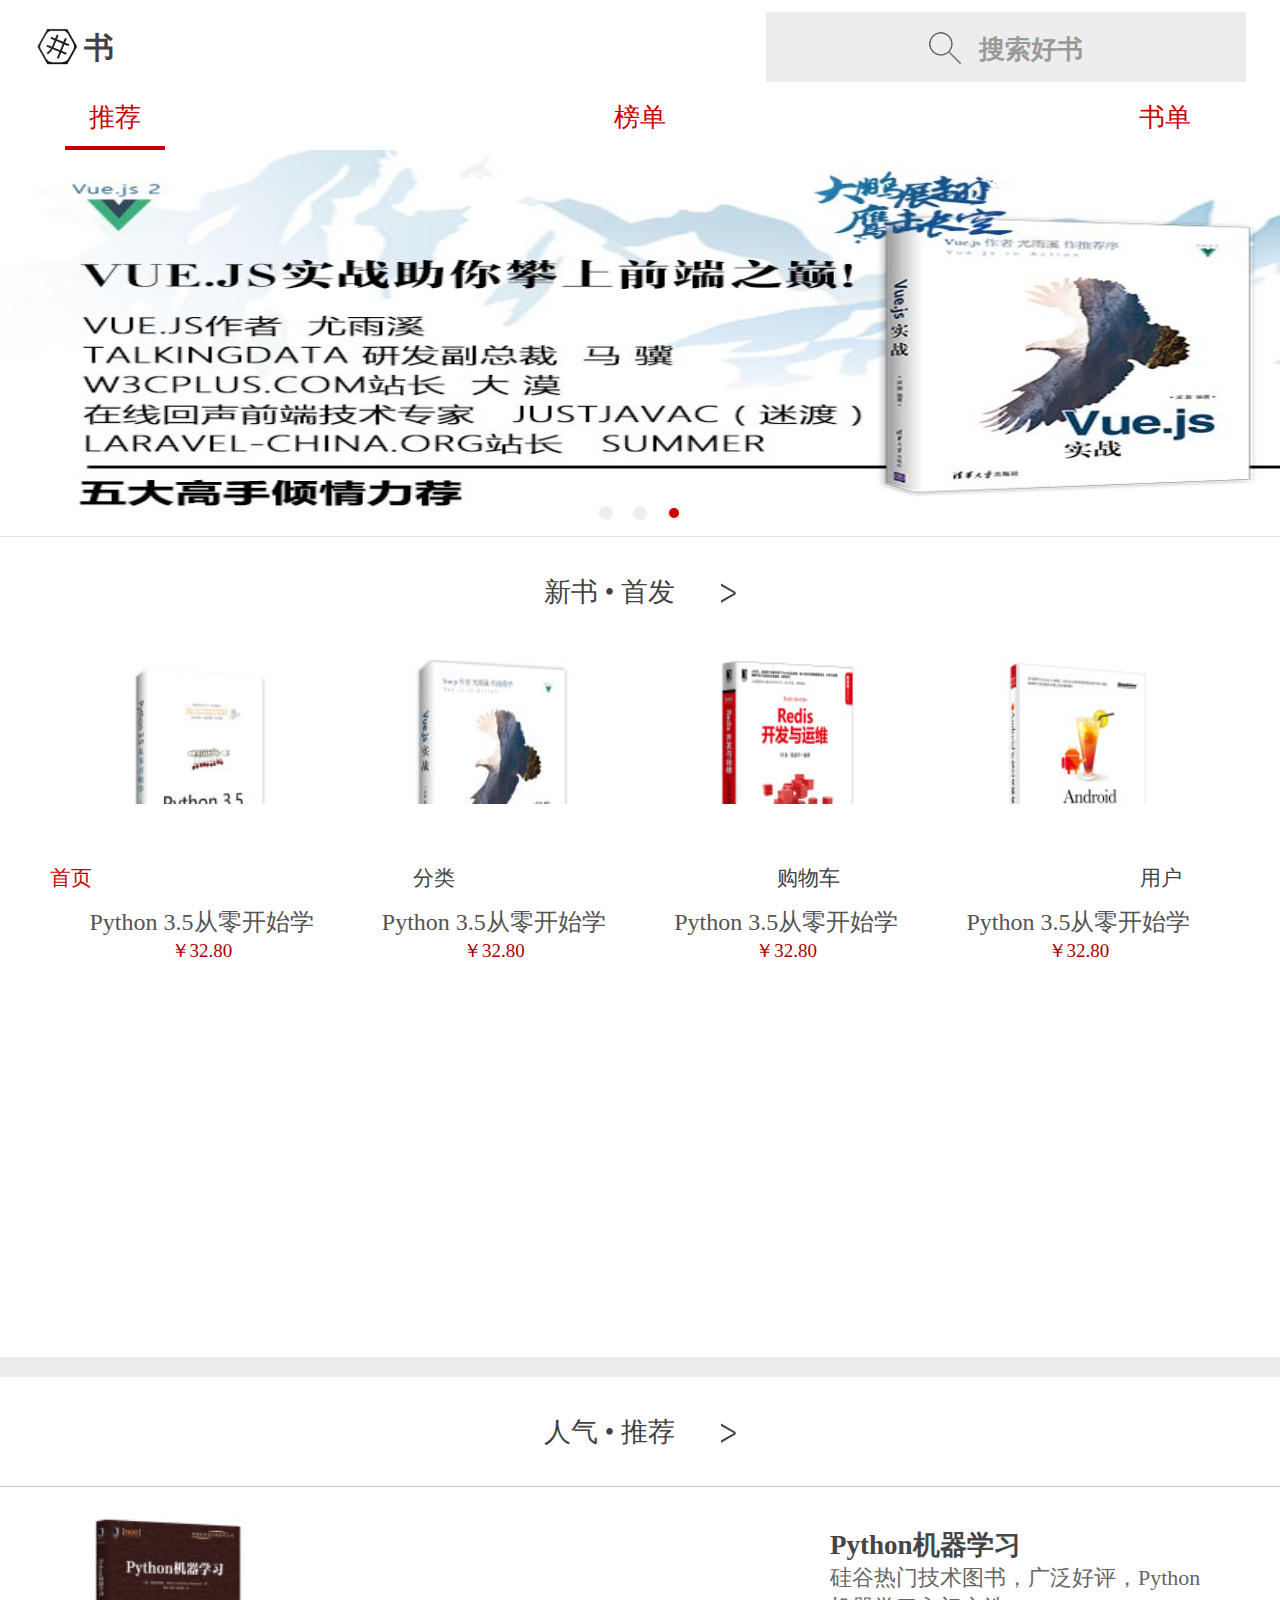
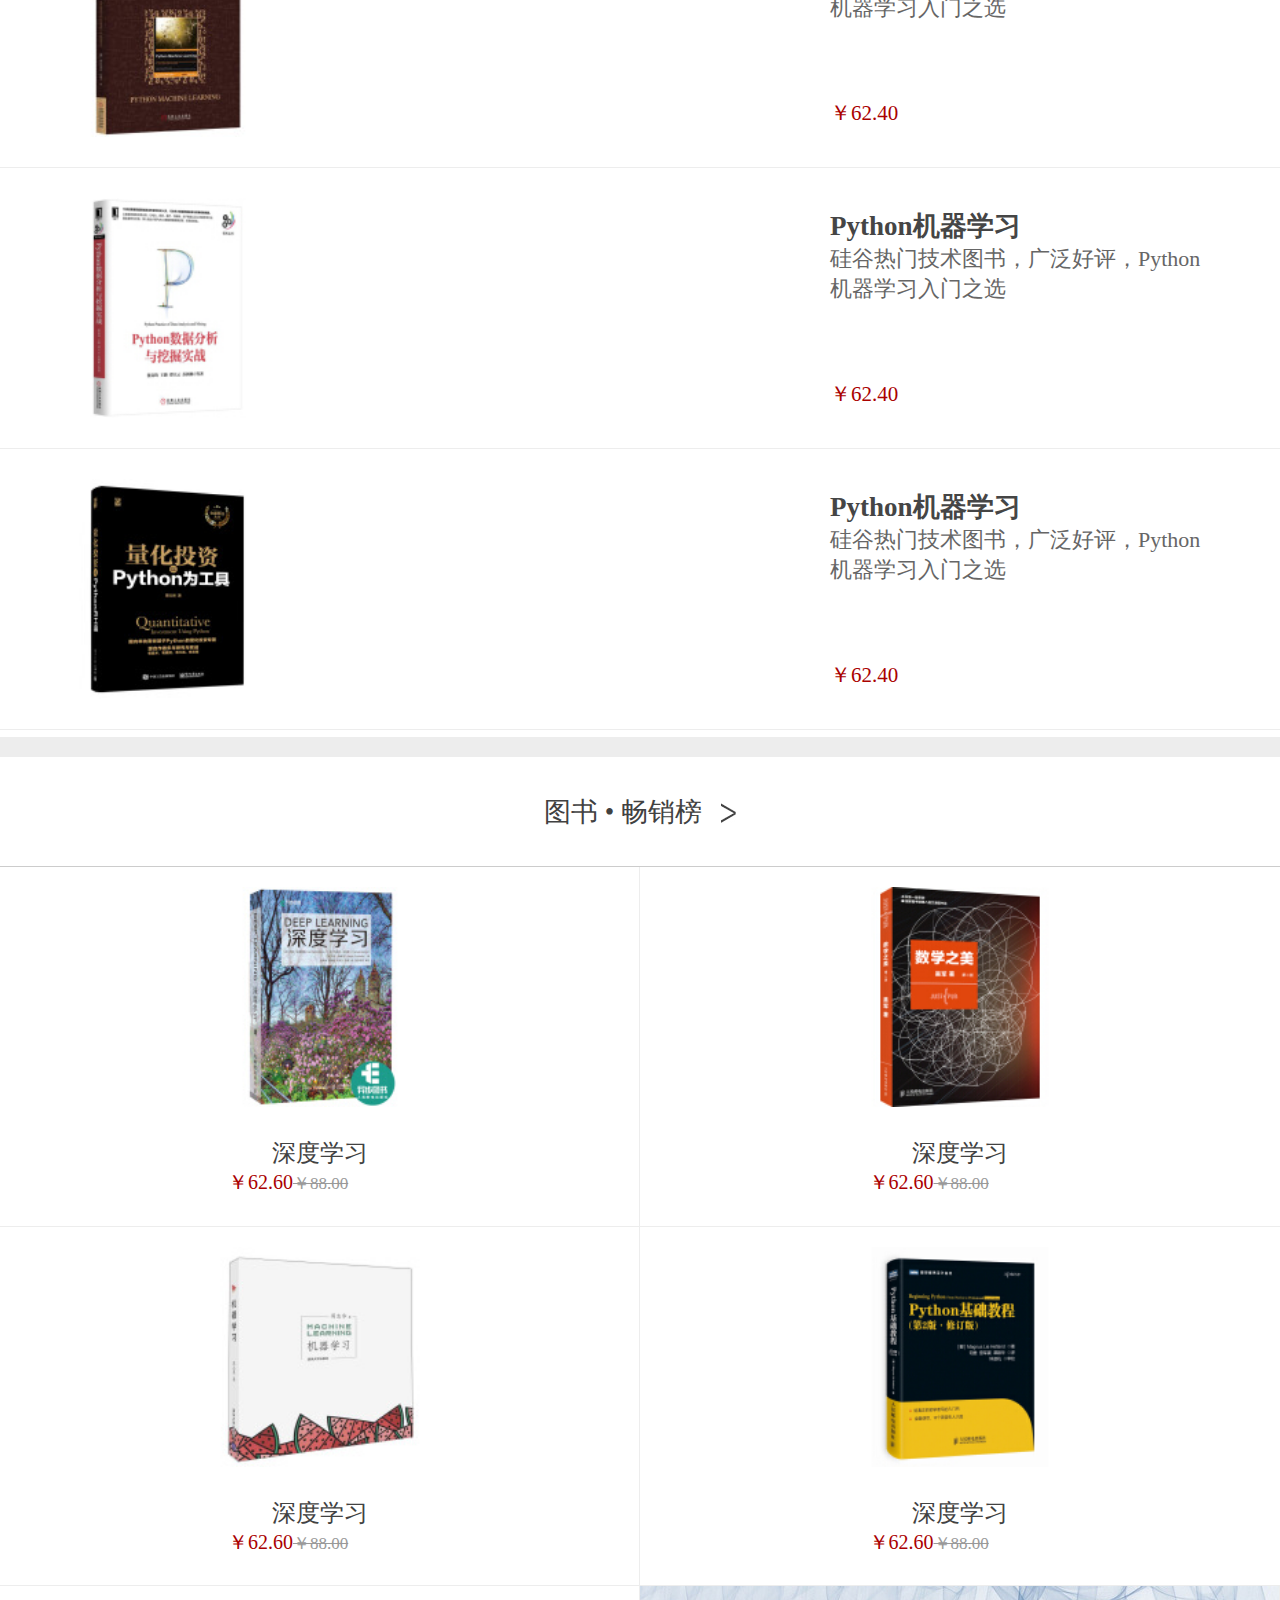
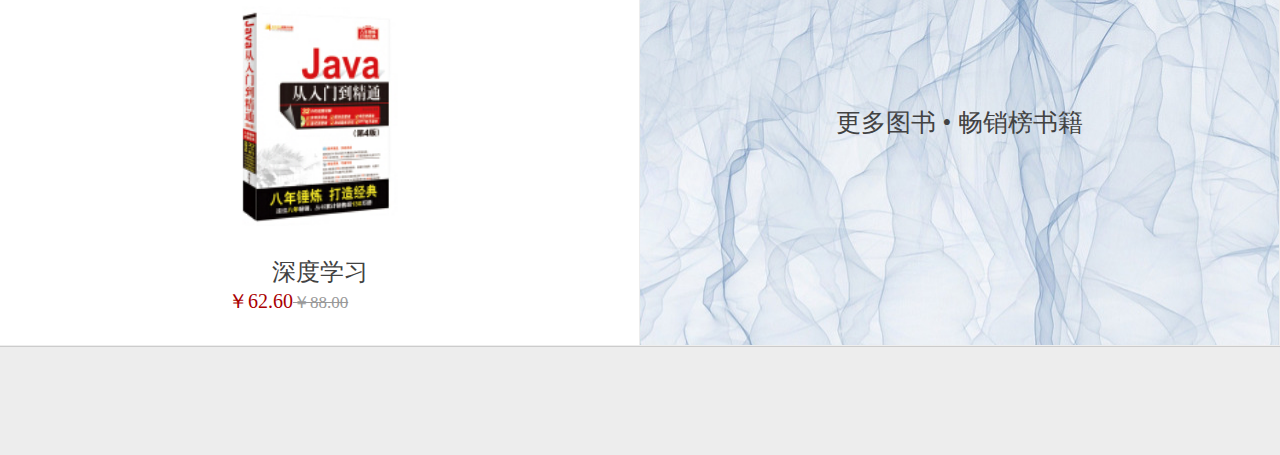
<file: index.html>
<!DOCTYPE html>
<html lang="en">
<head>
	<meta charset="UTF-8">
	<meta name="viewport" content="width=device-width,user-scalable=no,initial-scale=1.0,maximum-scale=1.0,minimum-scale=1.0">
	<title>井</title>
	<link rel="stylesheet" href="css/index.css">
    <script src="js/rem.js"></script>
    <script src="js/jquery-3.3.1.js"></script>
    <script src="js/index.js"></script>
    <script src="js/animate.js"></script>
    <link rel="shortcut icon" href="img/logo.ico">
</head>
<body>
    <!-- 头部开始 -->
    <div class="header">
        <div class="header_logo">
            <img src="img/logo1.png" alt="">
            <h2>书</h2>
        </div>
        <div class="header_search">
            <img src="img/search_16.png" alt="" class="header_search_icon">
            <h2>搜索好书</h2>
        </div>
    </div>
    <!-- 头部结束 -->

    <!-- 导航开始 -->
    <div class="daohang">
        <div>推荐</div>
        <div>榜单</div>
        <div>书单</div>
    </div>
    <!-- 导航结束 -->

    <!-- banner开始 -->
    <div class="banner">
        <!-- 图片 -->
        <ul class="banner_img">
            <li class="bannerActive">
                <a href="">
                    <img src="img/banner2.jpg" alt="">
                </a>
            </li>
            <li>
                <a href="">
                    <img src="img/banner3.jpg" alt="">
                </a>
            </li>
            <li>
                <a href="">
                    <img src="img/banner1.jpg" alt="">
                </a>
            </li>
        </ul>
        <!-- 轮播点 -->
        <ul class="lunbodian">
            <li class="bannerActive"></li>
            <li></li>
            <li></li>
        </ul>
    </div>
    <!-- banner结束 -->

    <!-- 新书首发开始 -->
    <div class="xinshu">
        <div class="xinshu_top">
            <a href="">
                <div>
                    <h2>新书 • 首发</h2>
                    <img src="img/jianrou.png" alt="">
                </div>
            </a>
        </div>
        <ul class="xinshu_bottom">
            <li>
                <a href="">
                    <img src="img/xinshu1.jpg" alt="">
                    <div>
                        <h2>Python 3.5从零开始学</h2>
                        <p>￥32.80</p>
                    </div>                   
                </a>
            </li>
            <li>
                <a href="">
                    <img src="img/xinshu2.jpg" alt="">
                    <div>
                        <h2>Python 3.5从零开始学</h2>
                        <p>￥32.80</p>
                    </div>                   
                </a>
            </li>
            <li>
                <a href="">
                    <img src="img/xinshu3.jpg" alt="">
                    <div>
                        <h2>Python 3.5从零开始学</h2>
                        <p>￥32.80</p>
                    </div>                   
                </a>
            </li>
            <li>
                <a href="">
                    <img src="img/xinshu4.jpg" alt="">
                    <div>
                        <h2>Python 3.5从零开始学</h2>
                        <p>￥32.80</p>
                    </div>                   
                </a>
            </li>
        </ul>
    </div>
    <!-- 新书首发结束 -->

    <!-- 人气推荐开始 -->
    <div class="renqi">
        <div class="xinshu_top renqi_top">
            <a href="">
                <div>
                    <h2>人气 • 推荐</h2>
                    <img src="img/jianrou.png" alt="">
                </div>
            </a>
        </div>
        <ul class="renqi_bottom">
            <li>
                <a href="">
                    <div class="renqi_list_left">
                        <img src="img/renqituijian1.jpg" alt="">
                    </div>
                    <div class="renqi_list_right">
                        <h2>Python机器学习</h2>
                        <p>硅谷热门技术图书，广泛好评，Python机器学习入门之选</p>
                        <span class="renqi_price">￥62.40</span>
                    </div>
                </a>
            </li>
            <li>
                <a href="">
                    <div class="renqi_list_left">
                        <img src="img/renqituijian2.jpg" alt="">
                    </div>
                    <div class="renqi_list_right">
                        <h2>Python机器学习</h2>
                        <p>硅谷热门技术图书，广泛好评，Python机器学习入门之选</p>
                        <span class="renqi_price">￥62.40</span>
                    </div>
                </a>
            </li>
            <li>
                <a href="">
                    <div class="renqi_list_left">
                        <img src="img/renqituijian3.jpg" alt="">
                    </div>
                    <div class="renqi_list_right">
                        <h2>Python机器学习</h2>
                        <p>硅谷热门技术图书，广泛好评，Python机器学习入门之选</p>
                        <span class="renqi_price">￥62.40</span>
                    </div>
                </a>
            </li>
        </ul>
    </div>
    <!-- 人气推荐结束 -->

    <!-- 图书畅销开始 -->
    <div class="tushuchangxiao">
        <div class="xinshu_top renqi_top">
            <a href="">
                <div>
                    <h2>图书 • 畅销榜</h2>
                    <img src="img/jianrou.png" alt="">
                </div>
            </a>
        </div>
        <ul class="changxiao_bottom">
            <li>
                <a href="">
                    <img src="img/changxiaobang1.jpg" alt="">
                    <h2>深度学习</h2>
                    <span>
                        <p class="chaoxiao_price_now">￥62.60</p>
                        <p class="chaoxiao_price">￥88.00</p>
                    </span>
                </a>
            </li>
            <li>
                <a href="">
                    <img src="img/changxiaobang2.jpg" alt="">
                    <h2>深度学习</h2>
                    <span>
                        <p class="chaoxiao_price_now">￥62.60</p>
                        <p class="chaoxiao_price">￥88.00</p>
                    </span>
                </a>
            </li>
            <li>
                <a href="">
                    <img src="img/changxiaobang3.jpg" alt="">
                    <h2>深度学习</h2>
                    <span>
                        <p class="chaoxiao_price_now">￥62.60</p>
                        <p class="chaoxiao_price">￥88.00</p>
                    </span>
                </a>
            </li>
            <li>
                <a href="">
                    <img src="img/changxiaobang4.jpg" alt="">
                    <h2>深度学习</h2>
                    <span>
                        <p class="chaoxiao_price_now">￥62.60</p>
                        <p class="chaoxiao_price">￥88.00</p>
                    </span>
                </a>
            </li>
            <li>
                <a href="">
                    <img src="img/changxiaobang5.jpg" alt="">
                    <h2>深度学习</h2>
                    <span>
                        <p class="chaoxiao_price_now">￥62.60</p>
                        <p class="chaoxiao_price">￥88.00</p>
                    </span>
                </a>
            </li>
            <li>
                <div class="beijing">
                    <div class="changxiao_title">更多图书 • 畅销榜书籍</div>
                    <i class="changxiao_icon">&#xe689;</i>
                </div>
            </li>
        </ul>
    </div>
    <!-- 图书畅销结束 -->

    <!-- tab栏开始 -->
    <ul class="tab">
        <li>
            <a href="index.html">
                <i class="tab_icon icon1">&#xe617;</i>
                <h3 id="shouye">首页</h3>
            </a>
        </li>
        <li>
            <a href="classify.html">
                <i class="tab_icon">&#xe651;</i>
                <h3>分类</h3>
            </a>
        </li>
        <li>
            <a href="">
                <i class="tab_icon">&#xe785;</i>
                <h3>购物车</h3>
            </a>
        </li>
        <li>
            <a href="mine.html">
                <i class="tab_icon">&#xe63f;</i>
                <h3>用户</h3>
            </a>
        </li>
    </ul>
    <!-- tab栏结束 -->
</body>
</html>
</file>
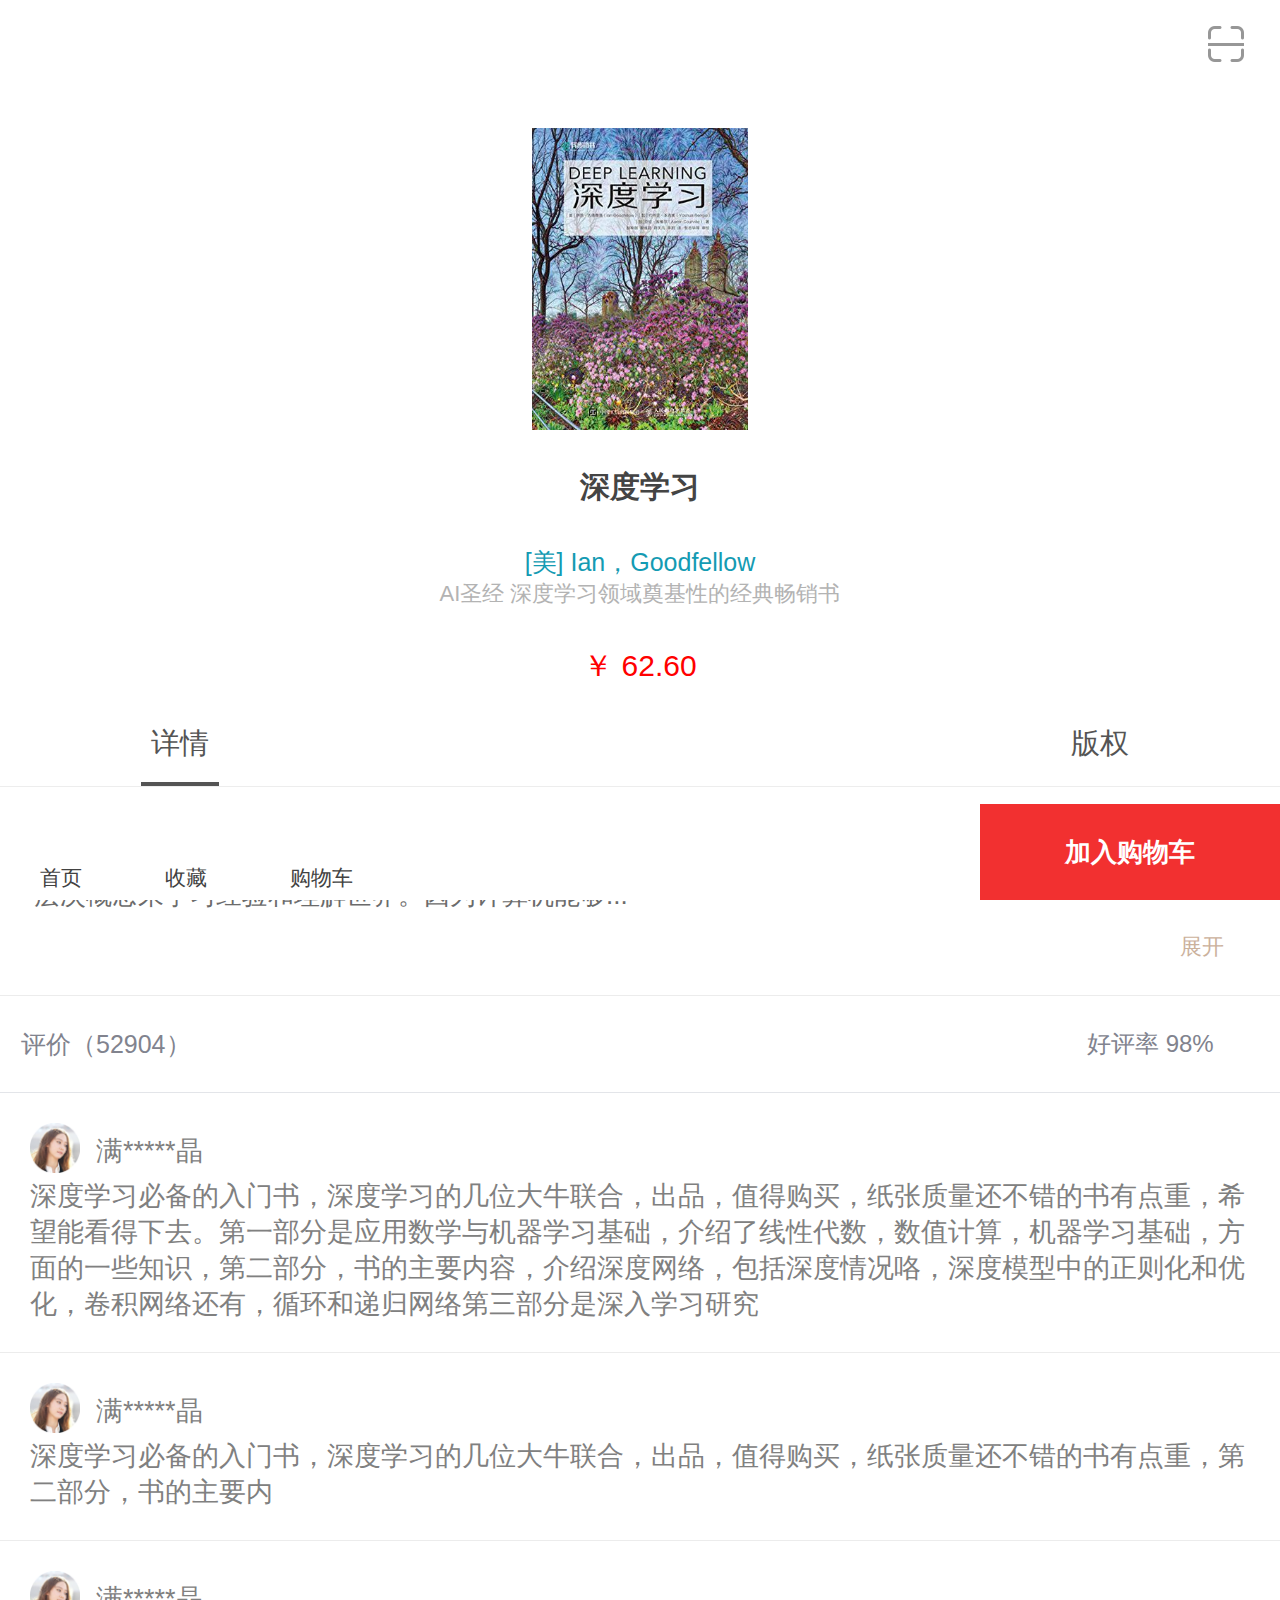
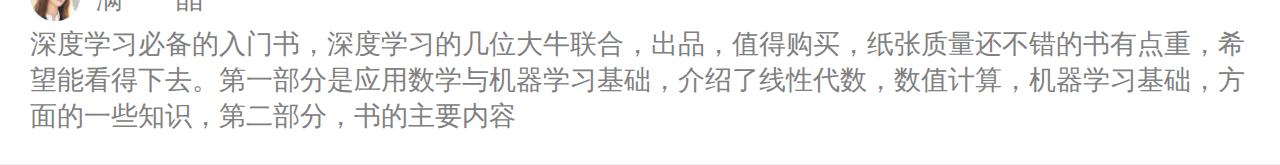
<file: book.html>
<!DOCTYPE html>
<html lang="en">
<head>
    <meta charset="UTF-8">
    <meta name="viewport" content="width=device-width,user-scalable=no,initial-scale=1.0,maximum-scale=1.0,minimum-scale=1.0">
    <title>井</title>
    <link rel="stylesheet" href="css/book.css">
    <script src="js/rem.js"></script>
    <link rel="shortcut icon" href="img/logo.ico">
</head>
<body>

	<!-- 头部开始 -->
    <header>
        <a href="list.html" class="return">
        	<i class="hearer_icon">&#xe60f;</i>
        </a>
        <a href="" class="saoyisao">
            <img src="img/saoyisao_14.png" alt="">
        </a>
    </header>
    <!-- 头部结束 -->

    <!-- 图书简介开始 -->
    <section class="jianjie">
    	<div class="jiejie_img">
    	    <img src="img/book.jpg" alt="">   		
    	</div>
    	<h2>深度学习</h2>
    	<span>[美] Ian，Goodfellow  <br>
        AI圣经 深度学习领域奠基性的经典畅销书</span>
    	<p>￥ 62.60</p>
    	<ul class="jianjie_title">
    		<li>
    			<a href="">
    				<h3>详情</h3>
    			</a>
    		</li>
    		<li>
    			<a href="">
    				<h3>版权</h3>
    			</a>
    		</li>
    	</ul>
    </section>
    <!-- 图书简介结束 -->

    <!-- 详情开始 -->
    <section class="xiangqing">
    	<p>深度学习是机器学习的一个分支，它能够使计算机通过层次概念来学习经验和理解世界。因为计算机能够...</p>
    	<div class="zhankai">
    		<a href="">
        		<h2>展开</h2>
        		<i class="leibiao_top_icon">&#xe600;</i>
        	</a>
    	</div>
    </section>
    <!-- 详情结束 -->

    <!-- 评论开始 -->
    <section class="pinglun">
    	<div class="pinglun_top">
    		<h2>评价（52904）</h2>
    		<div class="haoping">
    			<p>好评率 98%</p>
    			<i class="haoping_icon">&#xe655;</i>
    		</div>
    	</div>
    	<ul class="pinglun_bottom">
    		<li>
    			<div class="pinglun_bottom_user">
    				<div class="user_title">
    					<div class="user_img">
    					    <img src="img/krystal1_03.png" alt="">
    				    </div>
    				    <p>满*****晶</p>
    				</div>
    				<i class="pinlun_bottom_user_img">&#xe604;</i>
    			</div>
    			<p>深度学习必备的入门书，深度学习的几位大牛联合，出品，值得购买，纸张质量还不错的书有点重，希望能看得下去。第一部分是应用数学与机器学习基础，介绍了线性代数，数值计算，机器学习基础，方面的一些知识，第二部分，书的主要内容，介绍深度网络，包括深度情况咯，深度模型中的正则化和优化，卷积网络还有，循环和递归网络第三部分是深入学习研究
    			</p>
    		</li>
    		<li>
    			<div class="pinglun_bottom_user">
    				<div class="user_title">
    					<div class="user_img">
    					    <img src="img/krystal1_03.png" alt="">
    				    </div>
    				    <p>满*****晶</p>
    				</div>
    				<i class="pinlun_bottom_user_img">&#xe604;</i>
    			</div>
    			<p>深度学习必备的入门书，深度学习的几位大牛联合，出品，值得购买，纸张质量还不错的书有点重，第二部分，书的主要内
    			</p>
    		</li>
    		<li>
    			<div class="pinglun_bottom_user">
    				<div class="user_title">
    					<div class="user_img">
    					    <img src="img/krystal1_03.png" alt="">
    				    </div>
    				    <p>满*****晶</p>
    				</div>
    				<i class="pinlun_bottom_user_img">&#xe604;</i>
    			</div>
    			<p>深度学习必备的入门书，深度学习的几位大牛联合，出品，值得购买，纸张质量还不错的书有点重，希望能看得下去。第一部分是应用数学与机器学习基础，介绍了线性代数，数值计算，机器学习基础，方面的一些知识，第二部分，书的主要内容
    			</p>
    		</li>
    	</ul>
    </section>
    <!-- 评论结束 -->

    <!-- tab栏开始 -->
    <div class="tab">
        <ul class="tab_left">
        	<li>
                <a href="index.html">
                    <i class="tab_icon">&#xe617;</i>
                    <h3>首页</h3>
                </a>
            </li>
            <li>
                <a href="">
                    <i class="tab_icon">&#xe682;</i>
                    <h3>收藏</h3>
                </a>
            </li>
            <li>
                <a href="">
                    <i class="tab_icon">&#xe785;</i>
                    <h3>购物车</h3>
                </a>
            </li>
        </ul>
        <h2>加入购物车</h2>
    </div>
    <!-- tab栏结束 -->

</body>
</html>
</file>
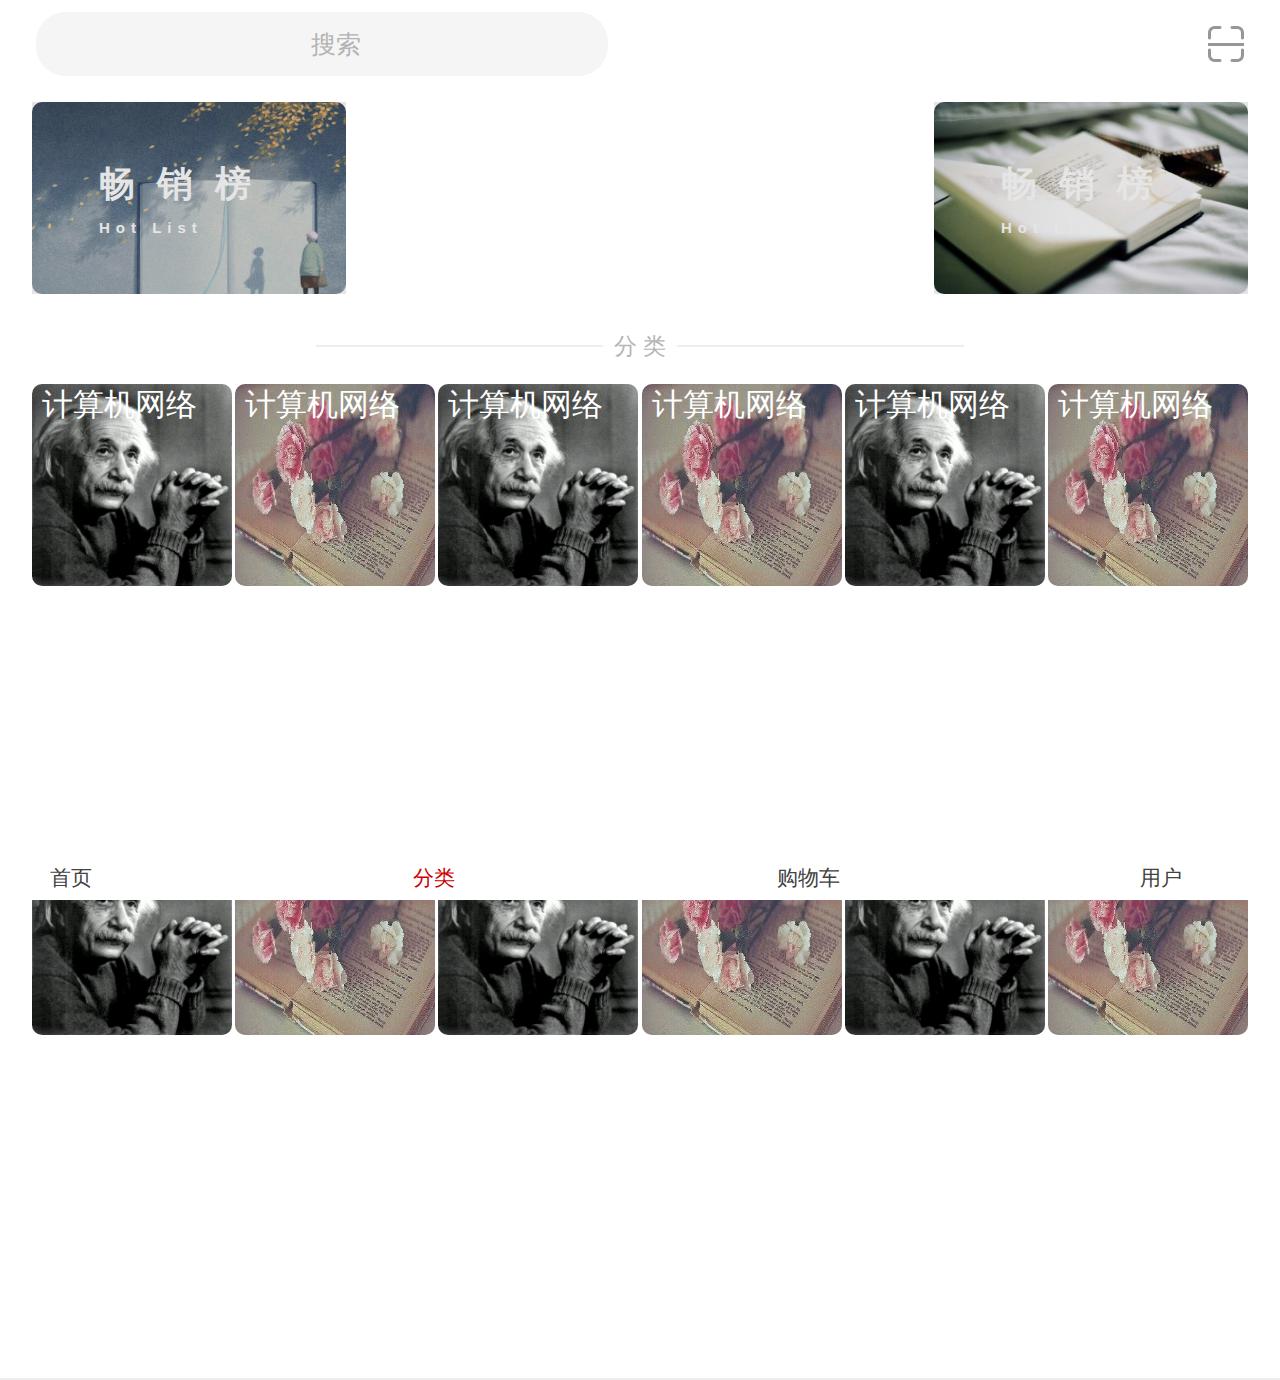
<file: classify.html>
<!DOCTYPE html>
<html lang="en">
<head>
    <meta charset="UTF-8">
    <meta name="viewport" content="width=device-width,user-scalable=no,initial-scale=1.0,maximum-scale=1.0,minimum-scale=1.0">
    <title>井</title>
    <link rel="stylesheet" href="css/classify.css">
    <script src="js/rem.js"></script>
    <link rel="shortcut icon" href="img/logo.ico">
</head>
<body>
	
    <!-- 头部开始 -->
    <header>
        <div class="search">
            <i class="search_img">&#xe609;</i>
            <h3>搜索</h3>
        </div>
        <a href="" class="saoyisao">
            <img src="img/saoyisao_14.png" alt="">
        </a>
    </header>
    <!-- 头部结束 -->

    <!-- 榜单开始 -->
    <ul class="bangdan">
        <li>
            <a href="">
                <div>
                    <h2>畅销榜</h2>
                    <h3>Hot List</h3>
                </div>
            </a>            
        </li>
        <li>
            <a href="">
                <div>
                    <h2>畅销榜</h2>
                    <h3>Hot List</h3>
                </div>
            </a>            
        </li>
    </ul>
    <!-- 榜单开始 -->

    <!-- title开始 -->
    <section class="title">
        <span></span>
        <h2>分 类</h2>
        <span></span>
    </section>
    <!-- title结束 -->

    <!-- 分类列表开始 -->
    <ul class="list">
        <li>
            <a href="list.html">
                <h2>计算机网络</h2>
            </a>
        </li>
        <li>
            <a href="">
                <h2>计算机网络</h2>
            </a>
        </li>
        <li>
            <a href="">
                <h2>计算机网络</h2>
            </a>
        </li>
        <li>
            <a href="">
                <h2>计算机网络</h2>
            </a>
        </li>
        <li>
            <a href="">
                <h2>计算机网络</h2>
            </a>
        </li>
        <li>
            <a href="">
                <h2>计算机网络</h2>
            </a>
        </li>
        <li>
            <a href="">
                <h2>计算机网络</h2>
            </a>
        </li>
        <li>
            <a href="">
                <h2>计算机网络</h2>
            </a>
        </li>
        <li>
            <a href="">
                <h2>计算机网络</h2>
            </a>
        </li>
        <li>
            <a href="">
                <h2>计算机网络</h2>
            </a>
        </li>
        <li>
            <a href="">
                <h2>计算机网络</h2>
            </a>
        </li>
        <li>
            <a href="">
                <h2>计算机网络</h2>
            </a>
        </li>
    </ul>
    <!-- 分类列表结束 -->

     <!-- tab栏开始 -->
    <ul class="tab">
        <li>
            <a href="index.html">
                <i class="tab_icon">&#xe617;</i>
                <h3>首页</h3>
            </a>
        </li>
        <li>
            <a href="classify.html">
                <i class="tab_icon icon1">&#xe651;</i>
                <h3 id="shouye">分类</h3>
            </a>
        </li>
        <li>
            <a href="">
                <i class="tab_icon">&#xe785;</i>
                <h3>购物车</h3>
            </a>
        </li>
        <li>
            <a href="mine.html">
                <i class="tab_icon">&#xe63f;</i>
                <h3>用户</h3>
            </a>
        </li>
    </ul>
    <!-- tab栏结束 -->
    
</body>
</html>
</file>
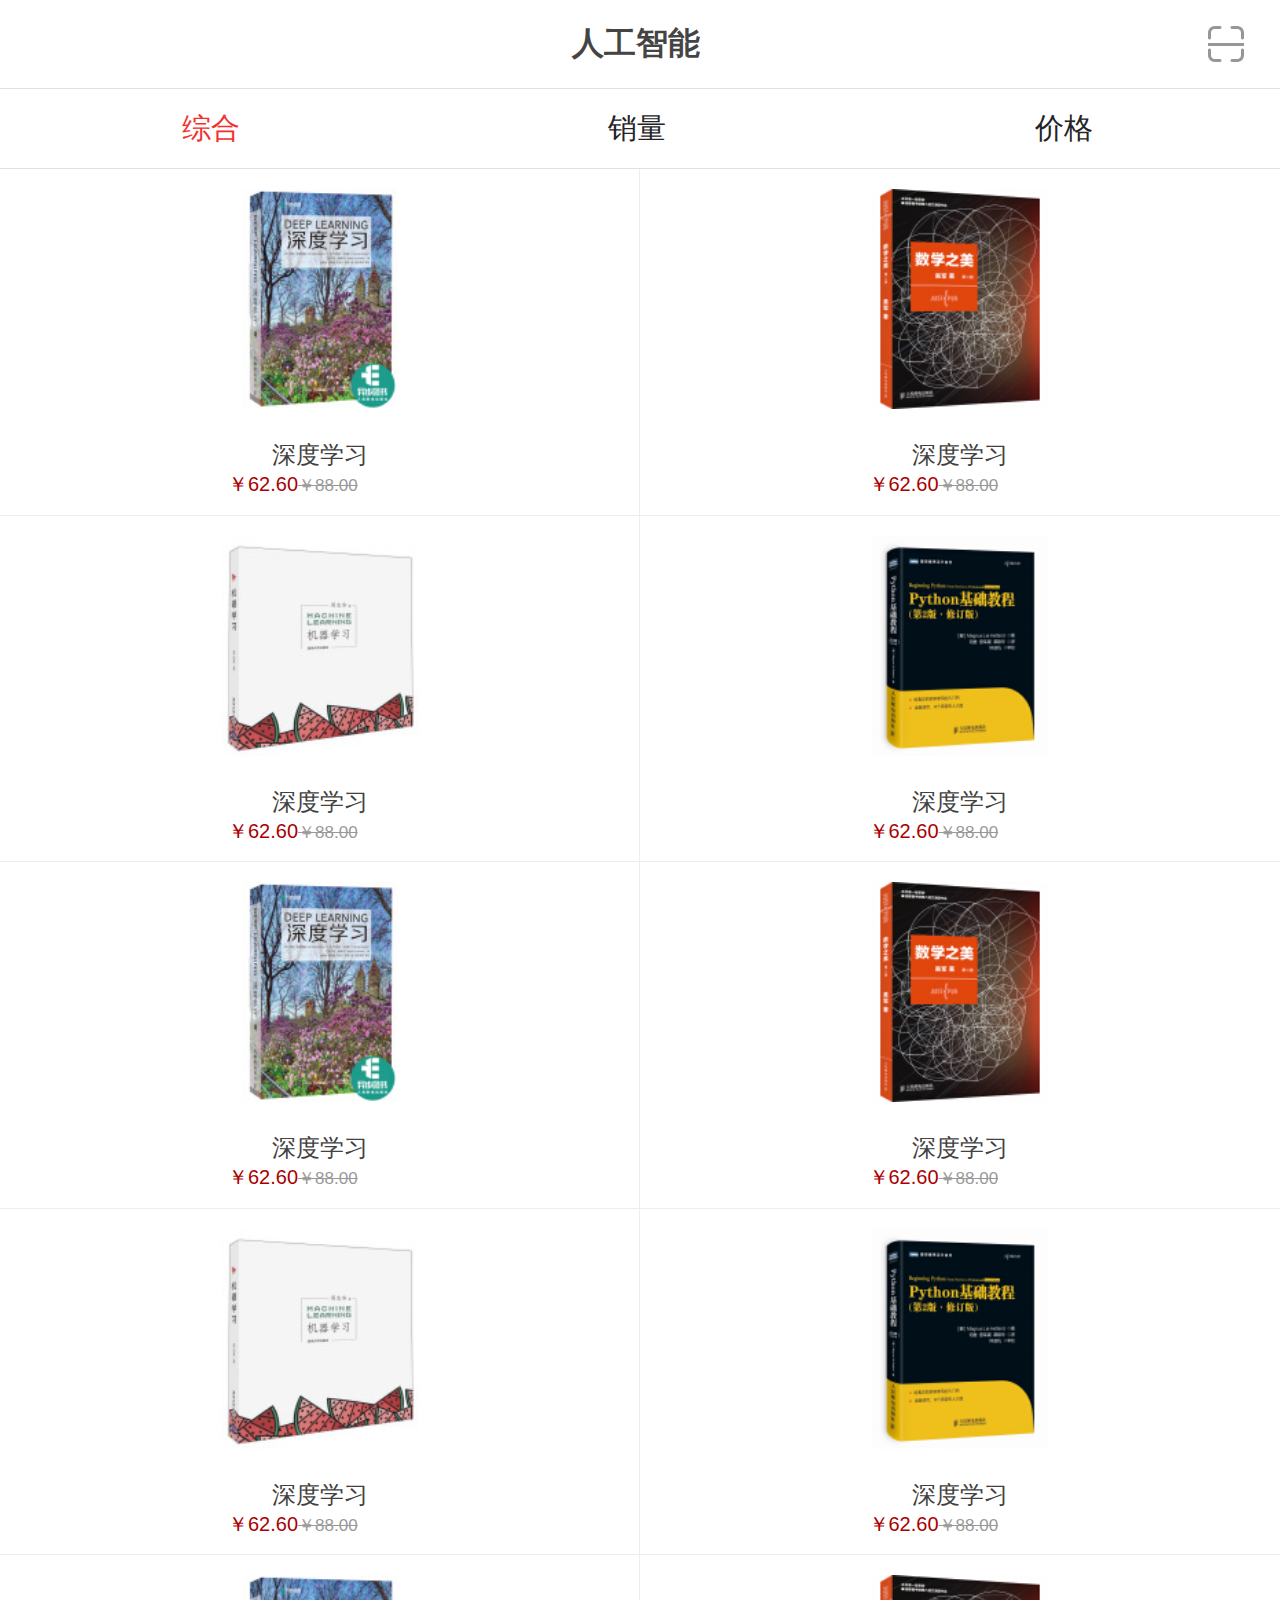
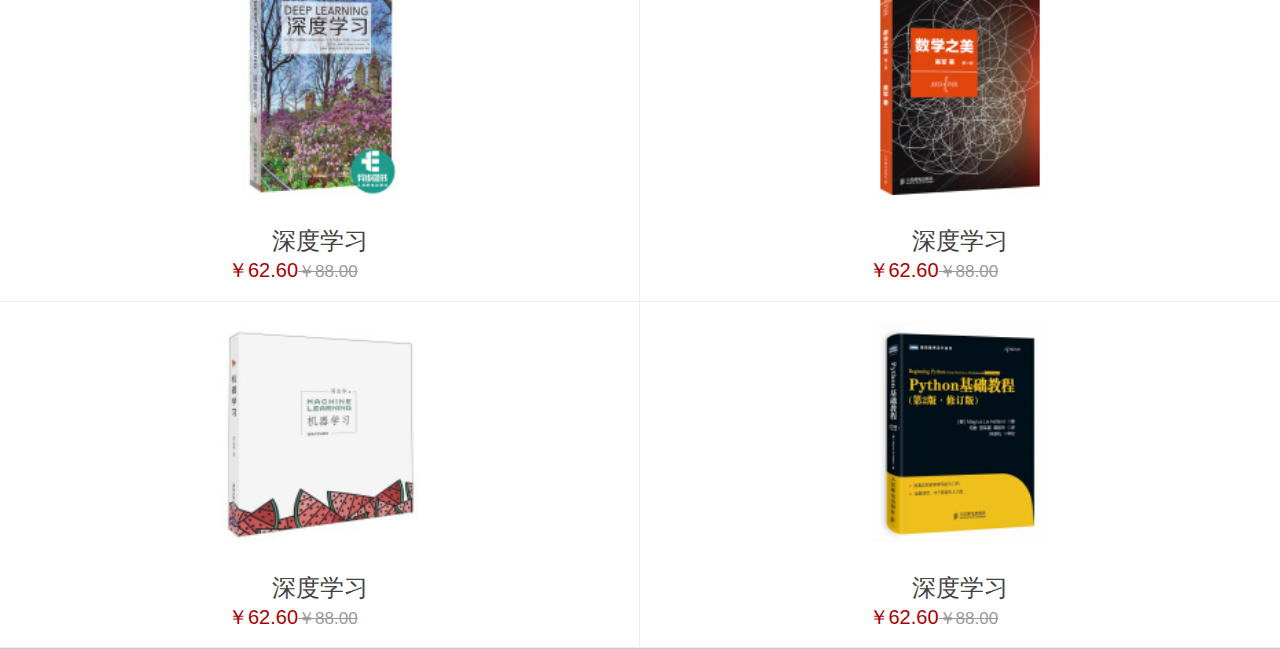
<file: list.html>
<!DOCTYPE html>
<html lang="en">
<head>
    <meta charset="UTF-8">
    <meta name="viewport" content="width=device-width,user-scalable=no,initial-scale=1.0,maximum-scale=1.0,minimum-scale=1.0">
    <title>井</title>
    <link rel="stylesheet" href="css/list.css">
    <script src="js/rem.js"></script>
    <link rel="shortcut icon" href="img/logo.ico">
</head>
<body>

    <!-- 头部开始 -->
    <header>
        <a href="classify.html" class="return">
        	<i class="hearer_icon">&#xe60f;</i>
        </a>
        <h2>人工智能</h2>
        <a href="" class="saoyisao">
            <img src="img/saoyisao_14.png" alt="">
        </a>
    </header>
    <!-- 头部结束 -->

    <!-- 列表开始 -->
    <div class="leibiao">
        <ul class="liebiao_top">
        	<li>
        		<a href="">
        			<div class="leibiao_top_box">
        				<h2 id="leibiao_xunazhong">综合</h2>
        				<i class="leibiao_top_icon" id="leibiao_xunazhong">&#xe600;</i>
        			</div>
        		</a>
        	</li>
        	<li>
        		<a href="">
        			<div class="leibiao_top_box">
        				<h2>销量</h2>
        				<i class="leibiao_top_icon">&#xe600;</i>
        			</div>
        		</a>
        	</li>
        	<li>
        		<a href="">
        			<div class="leibiao_top_box">
        				<h2>价格</h2>
        				<i class="leibiao_top_icon">&#xe600;</i>
        			</div>
        		</a>
        	</li>
        </ul>
        <ul class="changxiao_bottom">
            <li>
                <a href="book.html">
                    <img src="img/changxiaobang1.jpg" alt="">
                    <h2>深度学习</h2>
                    <span>
                        <p class="chaoxiao_price_now">￥62.60</p>
                        <p class="chaoxiao_price">￥88.00</p>
                    </span>
                </a>
            </li>
            <li id="list_border">
                <a href="">
                    <img src="img/changxiaobang2.jpg" alt="">
                    <h2>深度学习</h2>
                    <span>
                        <p class="chaoxiao_price_now">￥62.60</p>
                        <p class="chaoxiao_price">￥88.00</p>
                    </span>
                </a>
            </li>
            <li>
                <a href="">
                    <img src="img/changxiaobang3.jpg" alt="">
                    <h2>深度学习</h2>
                    <span>
                        <p class="chaoxiao_price_now">￥62.60</p>
                        <p class="chaoxiao_price">￥88.00</p>
                    </span>
                </a>
            </li>
            <li id="list_border">
                <a href="">
                    <img src="img/changxiaobang4.jpg" alt="">
                    <h2>深度学习</h2>
                    <span>
                        <p class="chaoxiao_price_now">￥62.60</p>
                        <p class="chaoxiao_price">￥88.00</p>
                    </span>
                </a>
            </li>
            <li>
                <a href="">
                    <img src="img/changxiaobang1.jpg" alt="">
                    <h2>深度学习</h2>
                    <span>
                        <p class="chaoxiao_price_now">￥62.60</p>
                        <p class="chaoxiao_price">￥88.00</p>
                    </span>
                </a>
            </li>
            <li id="list_border">
                <a href="">
                    <img src="img/changxiaobang2.jpg" alt="">
                    <h2>深度学习</h2>
                    <span>
                        <p class="chaoxiao_price_now">￥62.60</p>
                        <p class="chaoxiao_price">￥88.00</p>
                    </span>
                </a>
            </li>
            <li>
                <a href="">
                    <img src="img/changxiaobang3.jpg" alt="">
                    <h2>深度学习</h2>
                    <span>
                        <p class="chaoxiao_price_now">￥62.60</p>
                        <p class="chaoxiao_price">￥88.00</p>
                    </span>
                </a>
            </li>
            <li id="list_border">
                <a href="">
                    <img src="img/changxiaobang4.jpg" alt="">
                    <h2>深度学习</h2>
                    <span>
                        <p class="chaoxiao_price_now">￥62.60</p>
                        <p class="chaoxiao_price">￥88.00</p>
                    </span>
                </a>
            </li>
            <li>
                <a href="">
                    <img src="img/changxiaobang1.jpg" alt="">
                    <h2>深度学习</h2>
                    <span>
                        <p class="chaoxiao_price_now">￥62.60</p>
                        <p class="chaoxiao_price">￥88.00</p>
                    </span>
                </a>
            </li>
            <li id="list_border">
                <a href="">
                    <img src="img/changxiaobang2.jpg" alt="">
                    <h2>深度学习</h2>
                    <span>
                        <p class="chaoxiao_price_now">￥62.60</p>
                        <p class="chaoxiao_price">￥88.00</p>
                    </span>
                </a>
            </li>
            <li>
                <a href="">
                    <img src="img/changxiaobang3.jpg" alt="">
                    <h2>深度学习</h2>
                    <span>
                        <p class="chaoxiao_price_now">￥62.60</p>
                        <p class="chaoxiao_price">￥88.00</p>
                    </span>
                </a>
            </li>
            <li id="list_border">
                <a href="">
                    <img src="img/changxiaobang4.jpg" alt="">
                    <h2>深度学习</h2>
                    <span>
                        <p class="chaoxiao_price_now">￥62.60</p>
                        <p class="chaoxiao_price">￥88.00</p>
                    </span>
                </a>
            </li>           
        </ul>
    </div>
    <!-- 列表结束 -->

</body>
</html>
</file>
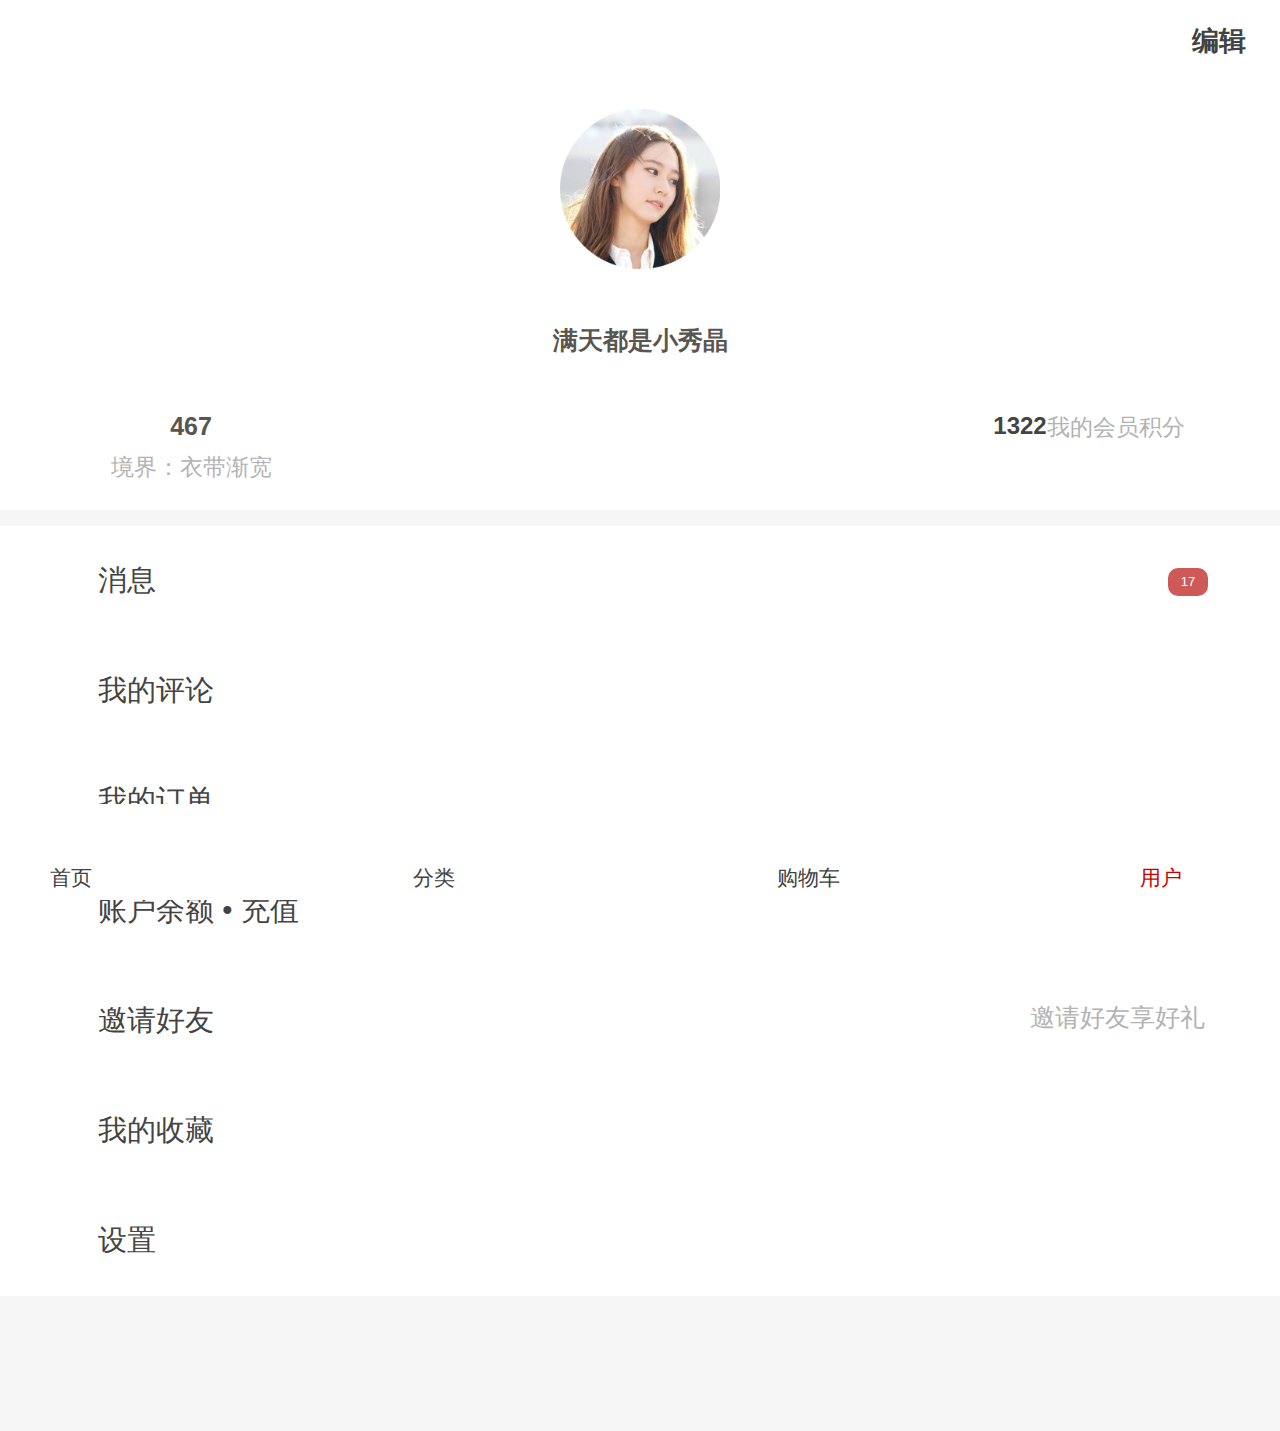
<file: mine.html>
<!DOCTYPE html>
<html lang="en">
<head>
    <meta charset="UTF-8">
    <meta name="viewport" content="width=device-width,user-scalable=no,initial-scale=1.0,maximum-scale=1.0,minimum-scale=1.0">
    <title>井</title>
    <link rel="stylesheet" href="css/mine.css">
    <script src="js/rem.js"></script>
    <link rel="shortcut icon" href="img/logo.ico">
</head>
<body>

    <!-- 头部开始 -->
    <header>
        <h2>编辑</h2>
    </header>
    <!-- 头部结束 -->	

    <!-- 用户简介开始 -->
    <section class="jianjie">
    	<a href="" class="touxiang">
    		<img src="img/krystal1_03.png" alt="">
    	</a>
    	<h2>满天都是小秀晶</h2>
    	<ul class="data">
    		<li>
    			<h2>467</h2>
    			<p>境界：衣带渐宽</p>
    		</li>
    		<li>
    			<h3>1322</h3>
    			<p>我的会员积分</p>
    		</li>
    	</ul>
    </section>
    <!-- 用户简介结束 -->

    <!-- 用户操作开始 -->
    <ul class="caozuo">
    	<li>
    	    <a href="">
    	    	<div class="caozuo_title">
    	    		<i class="caozuo_icon">&#xe624;</i>
    		        <h2>消息</h2>
    	    	</div>
    	    	<i class="caozuo_icon1">&#xe655;</i>   	    	
    	    </a> 
    	    <span class="message_box">17</span>		
    	</li>
    	<li>
    	    <a href="">
    	    	<div class="caozuo_title">
    	    		<i class="caozuo_icon">&#xe6b8;</i>
    		        <h2>我的评论</h2>
    	    	</div>
    	    	<i class="caozuo_icon1">&#xe655;</i>
    	    </a>   		
    	</li>
    	<li>
    	    <a href="">
    	    	<div class="caozuo_title">
    	    		<i class="caozuo_icon">&#xe624;</i>
    		        <h2>我的订单</h2>
    	    	</div>
    	    	<i class="caozuo_icon1">&#xe655;</i>
    	    </a>   		
    	</li>
    	<li>
    	    <a href="">
    	    	<div class="caozuo_title">
    	    		<i class="caozuo_icon">&#xe619;</i>
    		        <h2>账户余额 • 充值</h2>
    	    	</div>
    	    	<i class="caozuo_icon1">&#xe655;</i>
    	    </a>   		
    	</li>
    	<li>
    	    <a href="">
    	    	<div class="caozuo_title">
    	    		<i class="caozuo_icon">&#xe60b;</i>
    		        <h2>邀请好友</h2>
    	    	</div>
    	    	<i class="caozuo_icon1">&#xe655;</i>
    	    </a> 
    	    <p>邀请好友享好礼</p>  		
    	</li>
    	<li>
    	    <a href="">
    	    	<div class="caozuo_title">
    	    		<i class="caozuo_icon">&#xe682;</i>
    		        <h2>我的收藏</h2>
    	    	</div>
    	    	<i class="caozuo_icon1">&#xe655;</i>
    	    </a>   		
    	</li>
    	<li>
    	    <a href="">
    	    	<div class="caozuo_title">
    	    		<i class="caozuo_icon">&#xe71f;</i>
    		        <h2>设置</h2>
    	    	</div>
    	    	<i class="caozuo_icon1">&#xe655;</i>
    	    </a>   		
    	</li>
    </ul>
    <!-- 用户操作结束 -->

    <!-- tab栏开始 -->
    <ul class="tab">
        <li>
            <a href="index.html">
                <i class="tab_icon">&#xe617;</i>
                <h3>首页</h3>
            </a>
        </li>
        <li>
            <a href="classify.html">
                <i class="tab_icon">&#xe651;</i>
                <h3>分类</h3>
            </a>
        </li>
        <li>
            <a href="">
                <i class="tab_icon">&#xe785;</i>
                <h3>购物车</h3>
            </a>
        </li>
        <li>
            <a href="mine.html">
                <i class="tab_icon icon1">&#xe63f;</i>
                <h3 id="shouye">用户</h3>
            </a>
        </li>
    </ul>
    <!-- tab栏结束 -->
</body>
</html>
</file>
<file: css/index.css>
/*
* @Author: chen
* @Date:   2018-01-03 09:56:26
* @Last Modified by:   chen
* @Last Modified time: 2018-01-08 09:29:10
 */

@font-face {
  font-family: 'iconfont';  /* project id 531196 */
  src: url('http://at.alicdn.com/t/font_531196_ksdpe6c79ywj0pb9.eot');
  src: url('http://at.alicdn.com/t/font_531196_ksdpe6c79ywj0pb9.eot?#iefix') format('embedded-opentype'),
  url('http://at.alicdn.com/t/font_531196_ksdpe6c79ywj0pb9.woff') format('woff'),
  url('http://at.alicdn.com/t/font_531196_ksdpe6c79ywj0pb9.ttf') format('truetype'),
  url('http://at.alicdn.com/t/font_531196_ksdpe6c79ywj0pb9.svg#iconfont') format('svg');
}

i{
	font-style: normal;
}

*{
	margin: 0;
	padding: 0;
	list-style: none;
}

a{
	text-decoration: none;
}

@import url("base.css");

body{
	 -webkit-tap-highlight-color: rgba(0, 0, 0, 0);
}

/* 头部开始 */
.header{
	width: 100%;
	height: 0.82rem;
	box-sizing: border-box;
	padding: 0 0.34rem;
	display: flex;
	justify-content: space-between;
}
.header_logo{
	width: 0.8rem;
	height: 0.55rem;
	margin-top: 0.23rem;
	display: flex;
	justify-content: space-between;
}
.header_logo img{
	display: block;
	width: 0.5rem;
	height: 0.5rem;
}
.header_logo h2{
	font-size: 0.3rem;
	color: #414141;
	margin-top: 0.05rem;
}
.header_search{
	width: 4.80rem;
	height: 0.7rem;
	background: #ededed;
	margin-top: 0.12rem;
	display: flex;
	justify-content: center;
	padding-top: 0.2rem;
	box-sizing: border-box;
}
.header_search img{
	display: block;
	width: 0.32rem;
	height: 0.32rem;
	margin-right: 0.18rem;
}
.header_search h2{
	font-size: 0.26rem;
	color: #999999;
}
/* 头部结束 */

/* 导航开始 */
.daohang{
	width: 100%;
	height: 0.68rem;
	padding: 0.18rem 0.65rem 0;
	box-sizing: border-box;
	display: flex;
	justify-content: space-between;
}
.daohang div{
	width: 1rem;
	height: 0.50rem;
	font-size: 0.26rem;
	color: #cc0001;
	box-sizing: border-box;
	text-align: center;
}
.daohang div:first-child{
	border-bottom: 4px solid #cc0001;
}
/* 导航结束 */

/* banner开始 */
.banner{
	width: 100%;
	height: 3.86rem;
	position: relative;
}
.banner_img{
	width: 100%;
	height: 100%;
}
.banner_img li{
	width: 100%;
	height: 100%;
	position: absolute;
	left: 0;
	top: 0;
}
.banner_img li a{
	display: block;
	width: 100%;
	height: 100%;
}
.banner_img li a img{
	display: block;
	width: 100%;
	height: 100%;
}
.lunbodian{
	width: 0.82rem;
	height: 0.14rem;
	position: absolute;
	bottom: 0.16rem;
	left: 0;
	right: 0;
	margin-left: auto;
	margin-right: auto;
}
.lunbodian li{
	border: 0.02rem solid #eee;
	width: 0.1rem;
	height: 0.1rem;
	margin-right: 0.2rem;
	float: left;
	background: #eee;
	border-radius: 50%;
}
.lunbodian li:last-child{
	margin-right: 0;
	background: #cc0001;
}
/* banner结束 */

/* 新书首发开始 */
.xinshu{
	width: 100%;
	height: 8.41rem;
	box-sizing: border-box;
	border-top: 1px solid #e4e4e4;
	border-bottom: 20px solid #ededed;
}
.xinshu_top{
	width: 100%;
	height: 1.1rem;
	display: flex;
	justify-content: center;	
	align-items: center;
	background: #fff;
}
.xinshu_top div{
	width: 1.92rem;
	height: 0.34rem;
	display: flex;
	justify-content: space-between;
	align-items: center;
}
.xinshu_top div h2{
	font-size: 0.27rem;
	color: #414141;
	font-weight: normal;
}
.xinshu_top div img{
	display: block;
	width: 0.15rem;
	height: 0.2rem;
	margin-top: 0.02rem;
}
.xinshu_bottom{
	width: 100%;
	height: 7.1rem;
	box-sizing: border-box;
	padding: 0 0.6rem;
	display: flex;
	flex-wrap: wrap;
	justify-content: space-between;
}
.xinshu_bottom li{
	width: 2.83rem;
	height: 3.3rem;
}
.xinshu_bottom li a{
	display: block;
	width: 100%;
	height: 100%;
	display: flex;
	flex-direction: column;
	justify-content: space-around;
	align-items: center;
}
.xinshu_bottom li a img{
	width: 1.9rem;
	height: 2.2rem;
	display: block;
}
.xinshu_bottom li a div{
	text-align: center;
}
.xinshu_bottom li a h2{
	font-size: 0.24rem;
	color: #535353;
	font-weight: normal;
}
.xinshu_bottom li a p{
	font-size: 0.19rem;
	color: #ab0000;
}
/* 新书首发结束 */

/* 人气推荐开始 */
.renqi{
	width: 100%;
	height: 9.8rem;
	box-sizing: border-box;
	border-bottom: 20px solid #ededed;
}
.renqi_top{
	box-sizing: border-box;
	border-bottom: 1px solid #cccccc;
}
.renqi_bottom{
	width: 100%;
	height: 8.7rem;
}
.renqi_bottom li{
	width: 100%;
	height: 2.81rem;
	box-sizing: border-box;
	border-bottom: 1px solid #ededed;
	padding: 0 0.58rem;
}
.renqi_bottom li a{
	display: block;
	width: 100%;
	height: 100%;
	display: flex;
	align-items: center;
	justify-content: space-between;
}
.renqi_list_left{
    width: 2.2rem;
    height: 2.2rem;
}
.renqi_list_left img{
	display: block;
	width: 100%;
	height: 100%;
}
.renqi_list_right{
	width: 3.92rem;
	height: 2rem;
	position: relative;
}
.renqi_list_right h2{
	font-size: 0.27rem;
	color: #454545;
}
.renqi_list_right p{
	font-size: 0.22rem;
	color: #666666;
}
.renqi_list_right span{
	font-size: 0.21rem;
	color: #aa0100;
	position: absolute;
	bottom: 0;
	left: 0;
}
/* 人气推荐结束 */

/* 图书畅销开始 */
.tushuchangxiao{
	width: 100%;
	height: 12.98rem;
	background: #ededed;
	box-sizing: border-box;
	padding-bottom: 0.96rem;
}
.changxiao_bottom{
	width: 100%;
	height: 10.80rem;
	background: #fff;
	box-sizing: border-box;
	border-bottom: 1px solid #cccccc;
	display: flex;
	flex-wrap: wrap;
}
.changxiao_bottom li{
	width: 50%;
	height: calc(100% / 3);
	box-sizing: border-box;
	border-bottom: 1px solid #ededed;
	border-right: 1px solid #ededed;
}
.changxiao_bottom li:nth-child(2){
	border-right: 0;
}
.changxiao_bottom li:nth-child(4){
	border-right: 0;
}
.changxiao_bottom li a{
	display: block;
	height: 100%;
	width: 100%;
	overflow: hidden;
}
.changxiao_bottom li a img{
	display: block;
	width: 2.2rem;
	height: 2.2rem;
	margin: 0.2rem auto 0;
}
.changxiao_bottom li a h2{
	font-size: 0.24rem;
	color: #424242;
	font-weight: normal;
	width: 100%;
	text-align: center;
	margin-top: 0.3rem;
}
.changxiao_bottom li a span{
	width: 1.83rem;
	height: 0.2rem;
	display: flex;
	align-items: baseline;
	margin: 0 auto;
}
.chaoxiao_price_now{
	font-size: 0.2rem;
	color: #aa0001;
}
.chaoxiao_price{
	font-size: 0.17rem;
	color: #999999;
	text-decoration: line-through;
}
.beijing{
	width: 100%;
	height: 100%;
	background-image: url('../img/beijing.jpg');
}
.changxiao_title{
	font-size: 0.25rem;
	color: #424242;
	margin-top: 1.2rem;
	float: left;
	text-align: center;
	width: 100%;
}
.changxiao_icon{
	font-size: 0.5rem;
	font-family: 'iconfont';
	color: #424242;
	margin-left: 1.5rem;
}
/* 图书畅销结束 */

/* tab栏开始 */
.tab{
	width: 100%;
	height: 0.96rem;
	box-sizing: border-box;
	padding: 0 0.5rem;
	display: flex;
	justify-content: space-between;
	align-items: center;
	position: fixed;
	bottom: 0;
	z-index: 9999;
	background: #fff;
}
.tab li{
	width: 0.9rem;
	height: 0.8rem;
}
.tab li a{
	display: block;
	width: 100%;
	height: 100%;
	display: flex;
	flex-direction: column;
	justify-content: center;
}
.tab_icon{
	font-size: 0.44rem;
	color: #2a2835;
	font-family: 'iconfont';
}
.tab li a h3{
	font-size: 0.21rem;
	color: #424242;
	font-weight: normal;
}
.icon1{
	color: #cc0000
}
#shouye{
	color: #cc0000
}
/* tab栏结束 */
</file>
<file: css/book.css>
/*
* @Author: chen
* @Date:   2018-01-07 18:34:20
* @Last Modified by:   chen
* @Last Modified time: 2018-01-11 09:31:07
*/
@import url("base.css");

@font-face {
  font-family: 'iconfont';  /* project id 531196 */
  src: url('http://at.alicdn.com/t/font_531196_0egpiluaxd1dzpvi.eot');
  src: url('http://at.alicdn.com/t/font_531196_0egpiluaxd1dzpvi.eot?#iefix') format('embedded-opentype'),
  url('http://at.alicdn.com/t/font_531196_0egpiluaxd1dzpvi.woff') format('woff'),
  url('http://at.alicdn.com/t/font_531196_0egpiluaxd1dzpvi.ttf') format('truetype'),
  url('http://at.alicdn.com/t/font_531196_0egpiluaxd1dzpvi.svg#iconfont') format('svg');
}

i{
	font-style: normal;
}

/* 头部开始 */
header{
	width: 100%;
	height: 0.88rem;
	display: flex;
	box-sizing: border-box;
	padding: 0 0.36rem;
	justify-content: space-between;
	align-items: center;
}
.return{
	display: block;
}
.hearer_icon{
	font-size: 0.36rem;
	color: #b3b3b3;
	font-family: 'iconfont';
}
.search_img{
	font-size: 0.3rem;
	color: #b3b3b3;
	font-family: 'iconfont';
}
.search h3{
	font-size: 0.25rem;
	color: #b3b3b3;
	font-weight: normal;
	margin-left: 0.05rem;
}
.saoyisao{
	display: block;
	width: 0.36rem;
	height: 0.36rem;
}
.saoyisao img{
	display: block;
	width: 100%;
	height: 100%;
}
/* 头部结束 */

/* 图书简介开始 */
.jianjie{
	width: 100%;
	height: 6.99rem;
	box-sizing: border-box;
	border-bottom: 1px solid #ededed;
	display: flex;
	flex-direction: column;
	justify-content: space-between;
	align-items: center;
}
.jiejie_img{
	width: 2.16rem;
	height: 3.02rem;
	/* background: yellow; */
	margin-top: 0.4rem;
}
.jiejie_img img{
	display: block;
	width: 100%;
	height: 100%;
}
.jianjie h2{
	font-size: 0.3rem;
	color: #444;
}
.jianjie span{
	font-size: 0.22rem;
	color: #b3b3b3;
	text-align: center;
}
.jianjie span::first-line{
	font-size: 0.25rem;
	color: #149bb3;	
}
.jianjie p{
	font-size: 0.3rem;
	color: red;
}
.jianjie_title{
	width: 100%;
	height: 0.62rem;
	padding: 0 1.41rem;
	box-sizing: border-box;
	display: flex;
	justify-content: space-between;
}
.jianjie_title li{
	width: 0.78rem;
	height: 100%;
	box-sizing: border-box;
}
.jianjie_title li:first-child{
	border-bottom: 4px solid #545454;
}
.jianjie_title li a{
	display: flex;
	width: 100%;
	height: 100%;
	justify-content: center;
}
.jianjie_title li a h3{
	font-size: 0.29rem;
	color: #545454;
	font-weight: normal;
}
/* 图书简介结束 */

/* 详情开始 */
.xiangqing{
	width: 100%;
	height: 2.09rem;
	box-sizing: border-box;
	border-bottom: 1px solid #ececec;
	padding: 0.36rem 0.34rem;
	display: flex;
	flex-direction: column;
	justify-content: space-between;
}
.xiangqing p{
	width: 6.45rem;
	height: 0.96rem;
	line-height: 0.48rem;
	font-size: 0.26rem;
	color: #6b6b6b;
}
.zhankai{
	width: 0.85rem;
	height: 0.25rem;
	align-self: flex-end;
}
.zhankai a{
	width: 100%;
	height: 100%;
	display: flex;
	justify-content: center;
	align-items: center;
}
.zhankai a h2{
	font-size: 0.22rem;
	color: #cbb19c;
	font-weight: normal;
}
.leibiao_top_icon{
	font-size: 0.05rem;
	color: #cbb19c;
	font-family: 'iconfont';
}
/* 详情结束 */

/* 评论开始 */
.pinglun{
	width: 100%;
	border-bottom: 0.96rem;
}
.pinglun_top{
	width: 100%;
	height: 0.97rem;
	display: flex;
	justify-content: space-between;
	align-items: center;
	box-sizing: border-box;
	padding: 0 0.21rem;
	border-bottom: 1px solid #e3e5e9;
}
.pinglun_top h2{
	font-size: 0.25rem;
	color: #81838e;
	font-weight: normal;
}
.haoping{
	width: 1.72rem;
	height: 0.24rem;
	display: flex;
	justify-content: space-between;
	align-items: center;
}
.haoping p{
	font-size: 0.24rem;
	color: #81838e;
	line-height: 0.24rem;
}
.haoping_icon{
	font-size: 0.21rem;
	color: #c0c0c0;
	font-family: 'iconfont';
}
.pinglun_bottom{
	width: 100%;
	height: 6.03rem;
}
.pinglun_bottom li{
	width: 100%;
	border-bottom: 1px solid #ececec;
	box-sizing: border-box;
	padding: 0.3rem 0.3rem;
}
.pinglun_bottom_user{
	width: 100%;
	height: 0.50rem;
	display: flex;
	justify-content: space-between;
	align-items: center;
	box-sizing: border-box;
}
.user_title{
	height: 0.5rem;
	display: flex;
	align-items: center;
}
.user_img{
	width: 0.5rem;
	height: 0.5rem;
	border-radius: 50%;
}
.user_img img{
	display: block;
	width: 100%;
	height: 100%;
}
.pinglun_bottom_user p{
	font-size: 0.2rem;
	color: #232326;
	margin-left: 0.16rem;
}
.pinlun_bottom_user_img{
	font-size: 0.2rem;
	color: #f23030;
    font-family: 'iconfont';
}
.pinglun_bottom li p{
	margin-top: 0.05rem;
	font-size: 0.27rem;
	color: #808080;
}
/* 评论结束 */

/* tab栏开始 */
.tab{
	width: 100%;
	height: 0.96rem;
	box-sizing: border-box;
	display: flex;
	justify-content: space-between;
	align-items: center;
	position: fixed;
	bottom: 0;
	z-index: 9999;
	background: #fff;
}
.tab_left{
	width: 4.2rem;
	height: 100%;
	display: flex;
	justify-content: space-between;
	align-items: center;
	box-sizing: border-box;
	padding: 0 0.4rem;
}
.tab li{
	width: 0.9rem;
	height: 0.8rem;
}
.tab li a{
	display: block;
	width: 100%;
	height: 100%;
	display: flex;
	flex-direction: column;
	justify-content: center;
}
.tab_icon{
	font-size: 0.44rem;
	color: #2a2835;
	font-family: 'iconfont';
}
.tab li a h3{
	font-size: 0.21rem;
	color: #424242;
	font-weight: normal;
}
.tab h2{
	width: 3rem;
	height: 100%;
	background: #f23030;
	font-size: 0.26rem;
	color: #fff;
	text-align: center;
	line-height: 0.96rem;
}
/* tab栏结束 */
</file>
<file: css/classify.css>
/* 
* @Author: chen
* @Date:   2018-01-05 13:43:21
* @Last Modified by:   chen
* @Last Modified time: 2018-01-11 09:31:40
 */
@import url("base.css");

@font-face {
  font-family: 'iconfont';  /* project id 531196 */
  src: url('http://at.alicdn.com/t/font_531196_ksdpe6c79ywj0pb9.eot');
  src: url('http://at.alicdn.com/t/font_531196_ksdpe6c79ywj0pb9.eot?#iefix') format('embedded-opentype'),
  url('http://at.alicdn.com/t/font_531196_ksdpe6c79ywj0pb9.woff') format('woff'),
  url('http://at.alicdn.com/t/font_531196_ksdpe6c79ywj0pb9.ttf') format('truetype'),
  url('http://at.alicdn.com/t/font_531196_ksdpe6c79ywj0pb9.svg#iconfont') format('svg');
}

i{
	font-style: normal;
}

/* 头部开始 */
header{
	width: 100%;
	height: 0.88rem;
	display: flex;
	box-sizing: border-box;
	padding: 0 0.36rem;
	justify-content: space-between;
	align-items: center;
}
.search{
	width: 5.72rem;
	height: 0.64rem;
	background: #f5f5f5;
	border-radius: 0.3rem;
	display: flex;
	justify-content: center;
	align-items: center;
}
.search_img{
	font-size: 0.3rem;
	color: #b3b3b3;
	font-family: 'iconfont';
}
.search h3{
	font-size: 0.25rem;
	color: #b3b3b3;
	font-weight: normal;
	margin-left: 0.05rem;
}
.saoyisao{
	display: block;
	width: 0.36rem;
	height: 0.36rem;
}
.saoyisao img{
	display: block;
	width: 100%;
	height: 100%;
}
/* 头部结束 */

/*  */

/* 搜索开始 */
.bangdan{
	width: 100%;
	height: 2.2rem;
	display: flex;
	justify-content: space-between;
	align-items: center;
	box-sizing: border-box;
	padding: 0 0.32rem;
}
.bangdan li{
	width: 3.14rem;
	height: 1.92rem;
	border-radius: 0.1rem;
	position: relative;
}
.bangdan li::after{
    position: absolute;
    top: 0;
    left: 0;
    content: "";
    background: rgba(0, 0, 0, 0.1);
    z-index: 1;
    width: 100%;
    height: 100%;
}
.bangdan li:first-child{
	background: url('../img/bangdan1.jpeg') no-repeat center center;
	background-size: 3.14rem 1.92rem;	
}
.bangdan li:last-child{
	background: url('../img/bangdan2.jpeg') no-repeat center center;
	background-size: 3.14rem 1.92rem;	
}
.bangdan li a{
	display: block;
	width: 100%;
	height: 100%;
	display: flex;
	justify-content: center;
	align-items: center;
}
.bangdan li a div{
	width: 1.8rem;
	height: 0.85rem;
	display: flex;
	flex-wrap: wrap;
	justify-content: space-between;
	align-items: center;
}
.bangdan li a div h2{
	font-size: 0.36rem;
	color: #fff;
	letter-spacing: 0.22rem;
}
.bangdan li a div h3{
	font-size: 0.15rem;
	color: #fff;
	letter-spacing: 0.06rem;
}
/* 搜索结束 */

/* title开始 */
.title{
	width: 100%;
	height: 0.76rem;
	display: flex;
	justify-content: center;
	align-items: center;
}
.title span{
	width: 2.87rem;
	height: 0.02rem;
	background: #eeeeee;
	margin: 0 0.11rem;
}
.title h2{
	font-size: 0.23rem;
	color: #b5b5b5;
	font-weight: normal;
}
/* title结束 */

/* 分类列表开始 */
.list{
	width: 100%;
	height: 9.96rem;
	display: flex;
	flex-wrap: wrap;
	justify-content: space-between;
	box-sizing: border-box;
	padding: 0 0.32rem 0.96rem;
	border-bottom: 2px solid #eee;
}
.list li{
	width: 2rem;
	height: 2.02rem;
	/* background: green; */
	border-radius: 0.1rem;
	position: relative;
}
.list li a{
	display: block;
	width: 100%;
	height: 100%;
}
.list li a h2{
	font-size: 0.31rem;
	color: #fff;
	margin-left: 0.1rem;
	font-weight: normal;
}
.list li:first-child{
	background: url('../img/fenlei3.jpeg') no-repeat center center;
	background-size: 2rem 2.02rem;	
}
.list li:nth-child(2){
	background: url('../img/fenlei5.jpeg') no-repeat center center;
	background-size: 2rem 2.02rem;	
}
.list li:nth-child(3){
	background: url('../img/fenlei3.jpeg') no-repeat center center;
	background-size: 2rem 2.02rem;	
}
.list li:nth-child(4){
	background: url('../img/fenlei5.jpeg') no-repeat center center;
	background-size: 2rem 2.02rem;	
}
.list li:nth-child(5){
	background: url('../img/fenlei3.jpeg') no-repeat center center;
	background-size: 2rem 2.02rem;	
}
.list li:nth-child(6){
	background: url('../img/fenlei5.jpeg') no-repeat center center;
	background-size: 2rem 2.02rem;	
}
.list li:nth-child(7){
	background: url('../img/fenlei3.jpeg') no-repeat center center;
	background-size: 2rem 2.02rem;	
}
.list li:nth-child(8){
	background: url('../img/fenlei5.jpeg') no-repeat center center;
	background-size: 2rem 2.02rem;	
}
.list li:nth-child(9){
	background: url('../img/fenlei3.jpeg') no-repeat center center;
	background-size: 2rem 2.02rem;	
}
.list li:nth-child(10){
	background: url('../img/fenlei5.jpeg') no-repeat center center;
	background-size: 2rem 2.02rem;	
}
.list li:nth-child(11){
	background: url('../img/fenlei3.jpeg') no-repeat center center;
	background-size: 2rem 2.02rem;	
}
.list li:last-child{
	background: url('../img/fenlei5.jpeg') no-repeat center center;
	background-size: 2rem 2.02rem;	
}
/* 分类列表结束 */

/* tab栏开始 */
.tab{
	width: 100%;
	height: 0.96rem;
	box-sizing: border-box;
	padding: 0 0.5rem;
	display: flex;
	justify-content: space-between;
	align-items: center;
	position: fixed;
	bottom: 0;
	z-index: 9999;
	background: #fff;
}
.tab li{
	width: 0.9rem;
	height: 0.8rem;
}
.tab li a{
	display: block;
	width: 100%;
	height: 100%;
	display: flex;
	flex-direction: column;
	justify-content: center;
}
.tab_icon{
	font-size: 0.44rem;
	color: #2a2835;
	font-family: 'iconfont';
}
.tab li a h3{
	font-size: 0.21rem;
	color: #424242;
	font-weight: normal;
}
.icon1{
	color: #cc0000
}
#shouye{
	color: #cc0000
}
/* tab栏结束 */
</file>
<file: css/list.css>
/*
* @Author: chen
* @Date:   2018-01-07 15:31:19
* @Last Modified by:   chen
* @Last Modified time: 2018-01-07 16:32:41
*/
@import url("base.css");

@font-face {
  font-family: 'iconfont';  /* project id 531196 */
  src: url('http://at.alicdn.com/t/font_531196_6yanr9qaq1gaatt9.eot');
  src: url('http://at.alicdn.com/t/font_531196_6yanr9qaq1gaatt9.eot?#iefix') format('embedded-opentype'),
  url('http://at.alicdn.com/t/font_531196_6yanr9qaq1gaatt9.woff') format('woff'),
  url('http://at.alicdn.com/t/font_531196_6yanr9qaq1gaatt9.ttf') format('truetype'),
  url('http://at.alicdn.com/t/font_531196_6yanr9qaq1gaatt9.svg#iconfont') format('svg');
}

i{
	font-style: normal;
}

/* 头部开始 */
header{
	width: 100%;
	height: 0.88rem;
	display: flex;
	box-sizing: border-box;
	padding: 0 0.36rem;
	justify-content: space-between;
	align-items: center;
}
.return{
	display: block;
}
.hearer_icon{
	font-size: 0.36rem;
	color: #b3b3b3;
	font-family: 'iconfont';
}
header h2{
	font-size: 0.32rem;
	color: #444444;
}
.search_img{
	font-size: 0.3rem;
	color: #b3b3b3;
	font-family: 'iconfont';
}
.search h3{
	font-size: 0.25rem;
	color: #b3b3b3;
	font-weight: normal;
	margin-left: 0.05rem;
}
.saoyisao{
	display: block;
	width: 0.36rem;
	height: 0.36rem;
}
.saoyisao img{
	display: block;
	width: 100%;
	height: 100%;
}
/* 头部结束 */

/* 列表开始 */
.liebiao{
	width: 100%;
	height: 22.98rem;
	background: #ededed;
	box-sizing: border-box;
	padding-bottom: 0.96rem;
}
.liebiao_top{
	width: 100%;
	height: 0.81rem;
	box-sizing: border-box;
	border-top: 1px solid #e1e1e1;
	border-bottom: 1px solid #e1e1e1;
	display: flex;
}
.liebiao_top li{
	width: calc(100% / 3);
	height: 100%;
}
.liebiao_top li a{
	width: 100%;
	height: 100%;
	display: flex;
	justify-content: center;
	align-items: center;
}
.leibiao_top_box{
	width: 0.9rem;
	height: 0.3rem;
	display: flex;
	justify-content: center;
	align-items: center;
}
.leibiao_top_box h2{
	font-size: 0.29rem;
	color: #232326;
	font-weight: normal;
}
.leibiao_top_icon{
	font-size: 0.07rem;
	color: #232326;
	font-family: 'iconfont';
}
#leibiao_xunazhong{
	color: #f23030;
}
.changxiao_bottom{
	width: 100%;
	height: 20.80rem;
	background: #fff;
	box-sizing: border-box;
	border-bottom: 1px solid #cccccc;
	display: flex;
	flex-wrap: wrap;
}
.changxiao_bottom li{
	width: 50%;
	height: calc(100% / 6);
	box-sizing: border-box;
	border-bottom: 1px solid #ededed;
	border-right: 1px solid #ededed;
}
#list_border{
	border-right: 0;
}
.changxiao_bottom li a{
	display: block;
	height: 100%;
	width: 100%;
	overflow: hidden;
}
.changxiao_bottom li a img{
	display: block;
	width: 2.2rem;
	height: 2.2rem;
	margin: 0.2rem auto 0;
}
.changxiao_bottom li a h2{
	font-size: 0.24rem;
	color: #424242;
	font-weight: normal;
	width: 100%;
	text-align: center;
	margin-top: 0.3rem;
}
.changxiao_bottom li a span{
	width: 1.83rem;
	height: 0.2rem;
	display: flex;
	align-items: baseline;
	margin: 0 auto;
}
.chaoxiao_price_now{
	font-size: 0.2rem;
	color: #aa0001;
}
.chaoxiao_price{
	font-size: 0.17rem;
	color: #999999;
	text-decoration: line-through;
}
/* 列表结束 */
</file>
<file: css/mine.css>
/*
* @Author: chen
* @Date:   2018-01-05 17:54:27
* @Last Modified by:   chen
* @Last Modified time: 2018-01-11 09:33:12
*/
@import url("base.css");

@font-face {
  font-family: 'iconfont';  /* project id 531196 */
  src: url('http://at.alicdn.com/t/font_531196_ksdpe6c79ywj0pb9.eot');
  src: url('http://at.alicdn.com/t/font_531196_ksdpe6c79ywj0pb9.eot?#iefix') format('embedded-opentype'),
  url('http://at.alicdn.com/t/font_531196_ksdpe6c79ywj0pb9.woff') format('woff'),
  url('http://at.alicdn.com/t/font_531196_ksdpe6c79ywj0pb9.ttf') format('truetype'),
  url('http://at.alicdn.com/t/font_531196_ksdpe6c79ywj0pb9.svg#iconfont') format('svg');
}

i{
	font-style: normal;
}

header{
	width: 100%;
	height: 0.82rem;
	box-sizing: border-box;
	padding: 0 0.34rem;
	display: flex;
	justify-content: flex-end;
	align-items: center;
}
header h2{
	font-size: 0.27rem;
	color: #424242;
}
/* 头部结束 */

/* 用户简介开始 */
.jianjie{
	width: 100%;
	height: 4.44rem;
	box-sizing: border-box;
	border-bottom: 0.16rem solid #f6f6f6;
	display: flex;
	flex-wrap: wrap;
	justify-content: center;
	align-content: space-around;
}
.touxiang{
	display: block;
	width: 1.6rem;
	height: 1.6rem;
	/* background: pink; */
	border-radius: 50%;
}
.touxiang img{
	display: block;
	width: 100%;
	height: 100%;
}
.jianjie h2{
	font-size: 0.25rem;
	color: #595550;
	width: 100%;
	text-align: center;
}
.data{
	width:100%;
	height: 0.71rem;
	box-sizing: border-box;
	padding: 0 0.85rem;
	display: flex;
	justify-content: space-between;
}
.data li{
	width: 2.12rem;
	height: 100%;
	display: flex;
	flex-wrap: wrap;
	justify-content: center;
	align-content: space-between;
}
.data li h3{
	font-size: 0.24rem;
	color: #444444;
}
.data li p{
	font-size: 0.23rem;
	color: #b3b3b3;
}
/* 用户简介结束 */

/* 用户操作开始 */
.caozuo{
	width: 100%;
	height: 9.05rem;
	box-sizing: border-box;
	border-bottom: 1.35rem solid #f6f6f6; 
}
.caozuo li{
	width: 100%;
	height: calc(100% / 7);	
	box-sizing: border-box;
	padding: 0 0.35rem;
	position: relative;
}
.caozuo li a{
	display: block;
	width: 100%;
	height: 100%;
	display: flex;
	justify-content: space-between;
	align-items: center;
}
.message_box{
	background: #ce5959;
	width: 0.4rem;
	height: 0.28rem;
	position: absolute;
	top: 0.42rem;
	right: 0.72rem;
	font-size: 0.13rem;
	color: #fff;
	text-align: center;
	line-height: 0.28rem;
	border-radius: 0.1rem;
	display: block;
}
.caozuo li p{
	font-size: 0.25rem;
	color: #b3b3b3;
	position: absolute;
	top: 0.35rem;
	right: 0.75rem;
}
.caozuo_title{
	width: 3.3rem;
	height: 0.4rem;
	display: flex;
	align-items: center;
}
.caozuo_icon{
	font-family: 'iconfont';
	font-size: 0.35rem;
	color: #d6d6d6;
	margin-right: 0.36rem;
}
.caozuo li h2{
	font-size: 0.29rem;
	color: #444444;
	font-weight: normal;
}
.caozuo_icon1{
	font-size: 0.22rem;
	color: #b3b3b3;
	font-family: 'iconfont';
}
/* 用户操作结束 */

/* tab栏开始 */
.tab{
	width: 100%;
	height: 0.96rem;
	box-sizing: border-box;
	padding: 0 0.5rem;
	display: flex;
	justify-content: space-between;
	align-items: center;
	position: fixed;
	bottom: 0;
	z-index: 9999;
	background: #fff;
}
.tab li{
	width: 0.9rem;
	height: 0.8rem;
}
.tab li a{
	display: block;
	width: 100%;
	height: 100%;
	display: flex;
	flex-direction: column;
	justify-content: center;
}
.tab_icon{
	font-size: 0.44rem;
	color: #2a2835;
	font-family: 'iconfont';
}
.tab li a h3{
	font-size: 0.21rem;
	color: #424242;
	font-weight: normal;
}
.icon1{
	color: #cc0000
}
#shouye{
	color: #cc0000
}
/* tab栏结束 */
</file>
